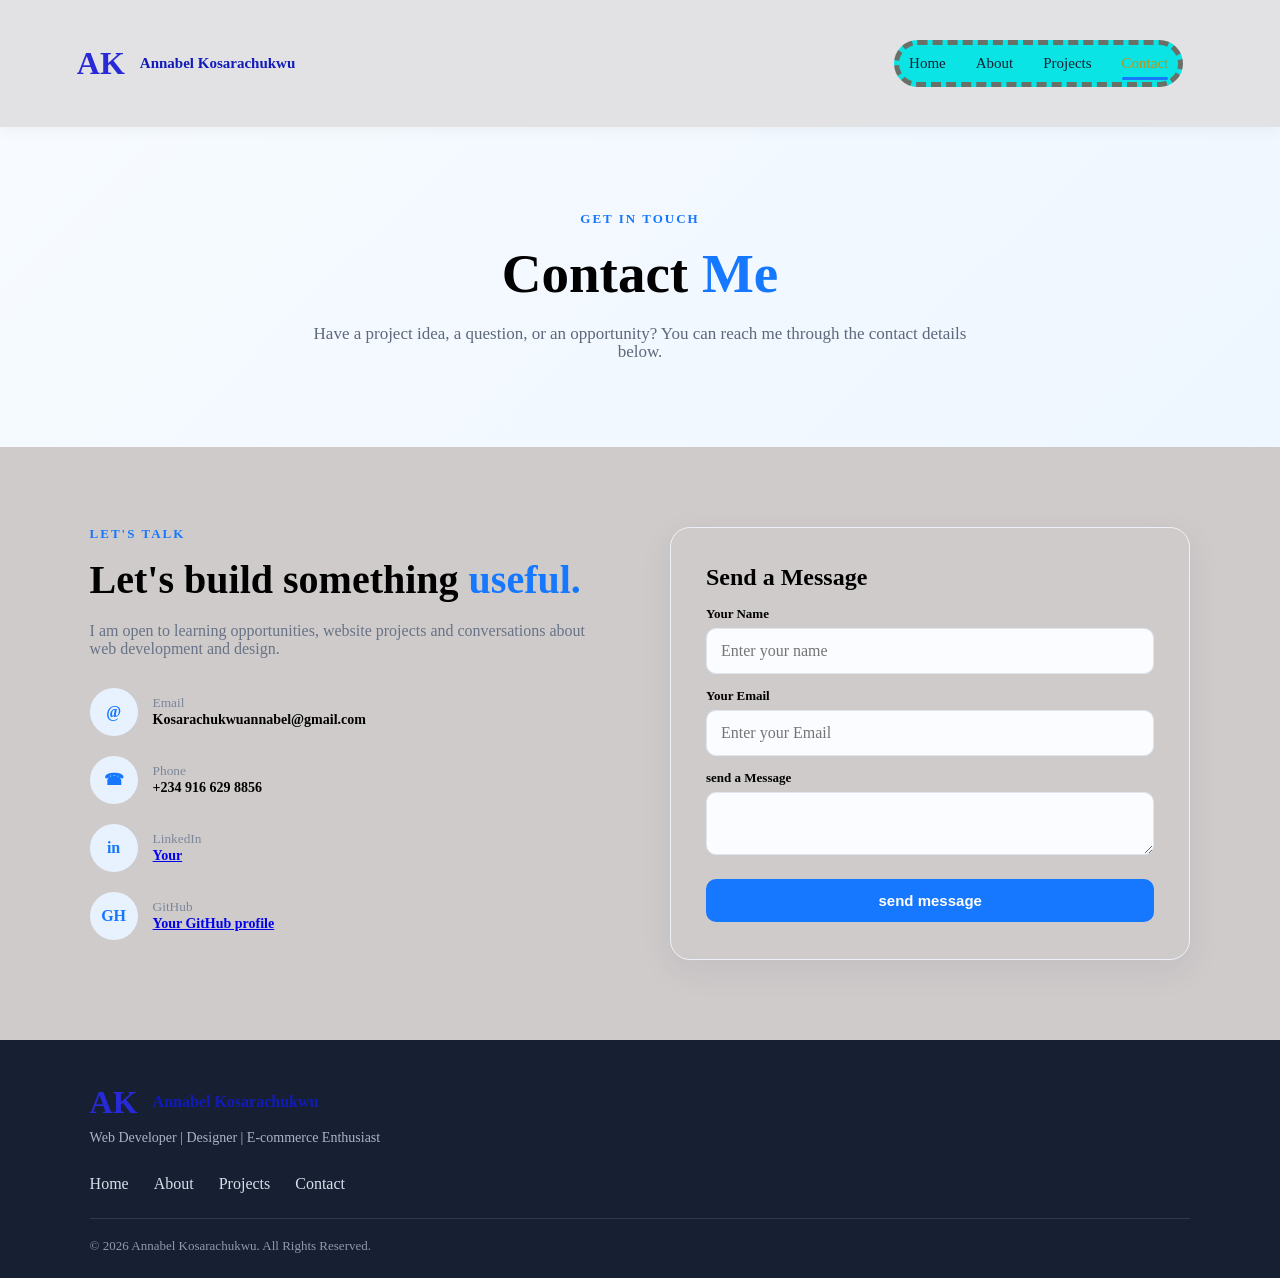
<file: contact.html>
<!DOCTYPE html>
<html lang="en">

<head>
    <meta charset="UTF-8">

    <meta name="viewport"
          content="width=device-width, initial-scale=1.0">

    <title>Contact | Annabel Kosarachukwu</title>

    <link rel="stylesheet"
          href="CSS/style.css">
</head>

<body>

    <!-- Header -->
    <header class="header">

        <a href="index.html" class="logo">
            <span>AK</span>
            <strong>Annabel Kosarachukwu</strong>
        </a>

        <!-- Navigation -->
        <nav class="navbar">

            <a href="index.html">
                Home
            </a>

            <a href="about.html">
                About
            </a>

            <a href="projects.html">
                Projects
            </a>

            <a href="contact.html" class="active">
                Contact
            </a>

        </nav>

    </header>


    <!-- Contact Hero -->
    <section class="page-hero contact-page-hero">

        <p class="section-label">
            GET IN TOUCH
        </p>

        <h1>
            Contact <span>Me</span>
        </h1>

        <p>
            Have a project idea, a question, or an opportunity?
            You can reach me through the contact details below.
        </p>

    </section>


    <!-- Contact Section -->
    <section class="contact-section">

        <!-- Contact Information -->
        <div class="contact-info">

            <p class="section-label">
                LET'S TALK
            </p>

            <h2>
                Let's build something
                <span>useful.</span>
            </h2>

            <p>
                I am open to learning opportunities, website
                projects and conversations about web development
                and design.
            </p>


            <!-- Email -->
            <div class="contact-item">

                <div class="contact-icon">
                    @
                </div>

                <div>

                    <small>
                        Email
                    </small>

                    <strong>
                        Kosarachukwuannabel@gmail.com
                    </strong>

                </div>

            </div>


            <!-- Phone -->
            <div class="contact-item">

                <div class="contact-icon">
                    ☎
                </div>

                <div>

                    <small>
                        Phone
                    </small>

                    <strong>
                        +234 916 629 8856

                    </strong>

                </div>

            </div>


            <!-- LinkedIn -->
            <div class="contact-item">

                <div class="contact-icon">
                    in
                </div>

                <div>

                    <small>LinkedIn</small>

                    
                    <strong>
                        <a href="https://www.LinkedIn.com/in/YOUR-LINKEDIN-USER" target="_blank">Your <link linkedIn profile></a>
                    </strong>

                </div>

            </div>


            <!-- GitHub -->
            <div class="contact-item">

                <div class="contact-icon">
                    GH
                </div>

                <div>

                    <small>GitHub</small>

                    <strong>
                      <a href="https://github.com/Kosarachukwuannabel-svg" target="_blank">Your GitHub profile</a> 
                    </strong>

                </div>

            </div>

        </div>


        <!-- Contact Form -->
        <form class="contact-form"
              id="contactform"
              action="https://formspree.io/f/mrpewyjr"
              method="POST">

            <h2>
                Send a Message
            </h2>

            <label for="name">
                Your Name
            </label>

            <input
                type="text"
                id="name"
                name="name"
                placeholder="Enter your name"
                required
            >

            <label for="email">
                Your Email
            </label>

            <input
                type="email"
                id="email"
                name="email"
                placeholder="Enter your Email"
                required
                >

                 <label for="Message">
                    send a Message
                </label>

                <textarea
                 id="Message"
                 name="message"
                 placeholder="Enter a message"
                 required>
                </textarea>

                 <button type="submit" class="btn primary-btn">
                            send message
                 </button>
            
                 

        </form>

    </section>


    <!-- Footer -->
    <footer class="footer">

        <div class="footer-brand">

            <div class="footer-logo">

                <span>AK</span>

                <strong>
                    Annabel Kosarachukwu
                </strong>

            </div>

            <p>
                Web Developer | Designer | E-commerce Enthusiast
            </p>

        </div>


        <!-- Footer Links -->
        <div class="footer-links">

            <a href="index.html">
                Home
            </a>

            <a href="about.html">
                About
            </a>

            <a href="projects.html">
                Projects
            </a>

            <a href="contact.html">
                Contact
            </a>

        </div>


        <!-- Copyright -->
        <div class="footer-bottom">

            <p>
                © 2026 Annabel Kosarachukwu.
                All Rights Reserved.
            </p>

        </div>

    </footer>


</body>
</html>
</file>
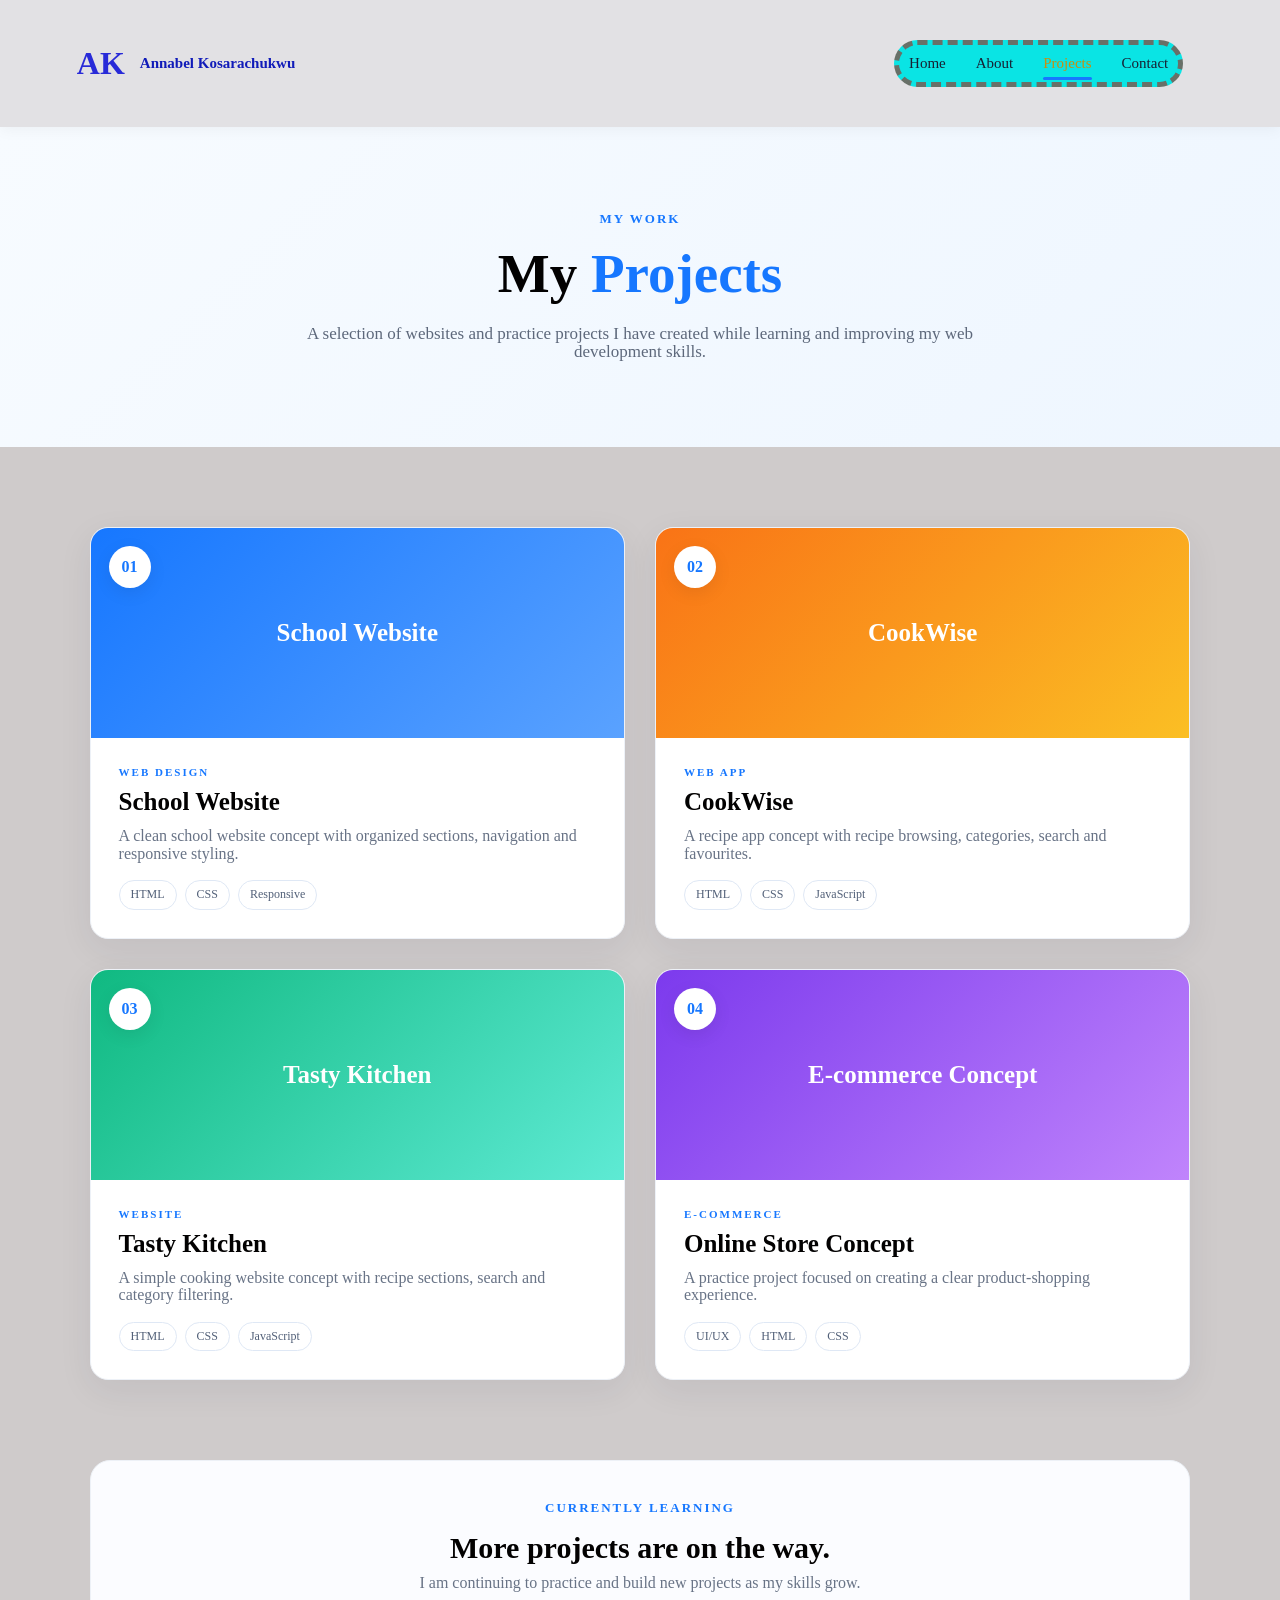
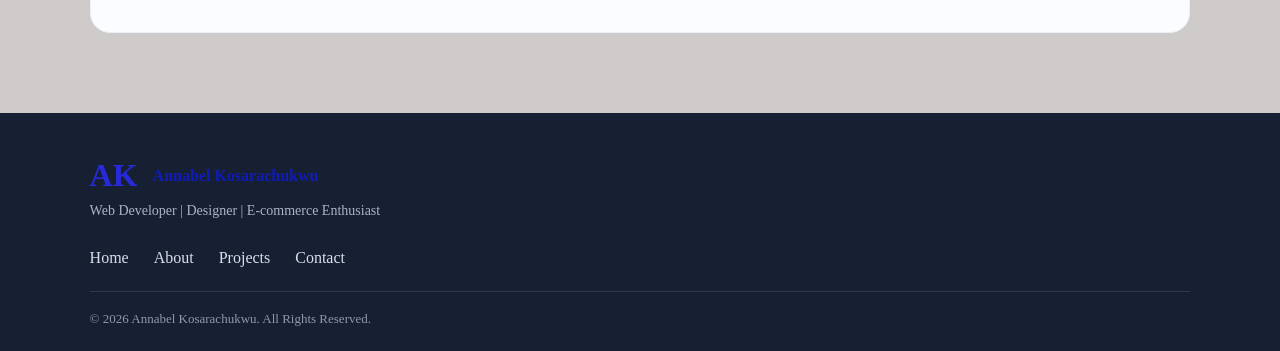
<file: projects.html>
<!DOCTYPE html>
<html lang="en">

<head>
    <meta charset="UTF-8">

    <meta name="viewport"
          content="width=device-width, initial-scale=1.0">

    <title>Projects | Annabel Kosarachukwu</title>

    <link rel="stylesheet"
          href="CSS/style.css">
</head>

<body>

    <!-- Header -->
    <header class="header">

        <a href="index.html" class="logo">
            <span>AK</span>
            <strong>Annabel Kosarachukwu</strong>
        </a>

        <!-- Navigation -->
        <nav class="navbar">

            <a href="index.html">
                Home
            </a>

            <a href="about.html">
                About
            </a>

            <a href="projects.html" class="active">
                Projects
            </a>

            <a href="contact.html">
                Contact
            </a>

        </nav>

    </header>


    <!-- Page Hero -->
    <section class="page-hero">

        <p class="section-label">
            MY WORK
        </p>

        <h1>
            My <span>Projects</span>
        </h1>

        <p>
            A selection of websites and practice projects
            I have created while learning and improving
            my web development skills.
        </p>

    </section>


    <!-- Projects -->
    <section class="projects-section">

        <div class="project-grid">


            <!-- Project 1 -->
            <article class="project-card">

                <div class="project-number">
                    01
                </div>

                <div class="project-visual school-visual">
                    <span>
                        School Website
                    </span>
                </div>

                <div class="project-content">

                    <p class="project-type">
                        WEB DESIGN
                    </p>

                    <h2>
                        School Website
                    </h2>

                    <p>
                        A clean school website concept with
                        organized sections, navigation and
                        responsive styling.
                    </p>

                    <div class="tag-row">

                        <span>HTML</span>
                        <span>CSS</span>
                        <span>Responsive</span>

                    </div>

                </div>

            </article>


            <!-- Project 2 -->
            <article class="project-card">

                <div class="project-number">
                    02
                </div>

                <div class="project-visual food-visual">
                    <span>
                        CookWise
                    </span>
                </div>

                <div class="project-content">

                    <p class="project-type">
                        WEB APP
                    </p>

                    <h2>
                        CookWise
                    </h2>

                    <p>
                        A recipe app concept with recipe
                        browsing, categories, search and
                        favourites.
                    </p>

                    <div class="tag-row">

                        <span>HTML</span>
                        <span>CSS</span>
                        <span>JavaScript</span>

                    </div>

                </div>

            </article>
            <!-- Project 3 -->
            <article class="project-card">

                <div class="project-number">
                    03
                </div>

                <div class="project-visual kitchen-visual">
                    <span>
                        Tasty Kitchen
                    </span>
                </div>

                <div class="project-content">

                    <p class="project-type">
                        WEBSITE
                    </p>

                    <h2>
                        Tasty Kitchen
                    </h2>

                    <p>
                        A simple cooking website concept with
                        recipe sections, search and category
                        filtering.
                    </p>

                    <div class="tag-row">

                        <span>HTML</span>
                        <span>CSS</span>
                        <span>JavaScript</span>

                    </div>

                </div>

            </article>


            <!-- Project 4 -->
            <article class="project-card">

                <div class="project-number">
                    04
                </div>

                <div class="project-visual ecommerce-visual">
                    <span>
                        E-commerce Concept
                    </span>
                </div>

                <div class="project-content">

                    <p class="project-type">
                        E-COMMERCE
                    </p>

                    <h2>
                        Online Store Concept
                    </h2>

                    <p>
                        A practice project focused on creating
                        a clear product-shopping experience.
                    </p>

                    <div class="tag-row">

                        <span>UI/UX</span>
                        <span>HTML</span>
                        <span>CSS</span>

                    </div>

                </div>

            </article>

        </div>

    </section>


    <!-- More Projects -->
    <section class="projects-note">

        <p class="section-label">
            CURRENTLY LEARNING
        </p>

        <h2>
            More projects are on the way.
        </h2>

        <p>
            I am continuing to practice and build new
            projects as my skills grow.
        </p>

    </section>


    <!-- Footer -->
    <footer class="footer">

        <div class="footer-brand">

            <div class="footer-logo">

                <span>AK</span>

                <strong>
                    Annabel Kosarachukwu
                </strong>

            </div>

            <p>
                Web Developer | Designer | E-commerce Enthusiast
            </p>

        </div>


        <!-- Footer Links -->
        <div class="footer-links">

            <a href="index.html">
                Home
            </a>

            <a href="about.html">
                About
            </a>

            <a href="projects.html">
                Projects
            </a>

            <a href="contact.html">
                Contact
            </a>

        </div>


        <!-- Copyright -->
        <div class="footer-bottom">

            <p>
                © 2026 Annabel Kosarachukwu.
                All Rights Reserved.
            </p>

        </div>

    </footer>


</body>
</html>
</file>
<file: CSS/style.css>
* {
    margin: 0;
    padding: 0;
    box-sizing: border-box;
}

html {
    scroll-behavior: smooth;
}

body {
    font-family:   'Arial Narrow bold';  
    background: #cfcbcb;
    color: #020101;
    line-height: 1.1;
}

.header {
    width: 100%;
    padding: 20px 6%;
    background: #e2e1e4;
    display: flex;
    align-items: center;
    justify-content: space-between;
    position: sticky;
    top: 0;
    z-index: 1000;
    box-shadow: 0 2px 15px rgba(0, 0, 0, 0.05);
}

.logo {
    display: flex;
    align-items: center;
    gap: 15px;
    text-decoration: none;
    color: #074de6;
}

.logo span,
.footer-logo span {
    font-size: 32px;
    font-weight: 800;
    color: #282ad8;
}

.logo strong,
.footer-logo strong {
    font-size: 15px;
    color: #101bb9;
}

.navbar {
    background: rgb(10, 228, 228);
    color: #10b981;
    padding: 10px;
    margin: 20px;
    border-radius: 50px;
    border: 5px dashed rgb(104, 112, 104);
    display: flex;
    gap: 30px; 
}
a.hover{
    color: #10b981;
    font-weight:bold;
    font-size: 50px;
}

    


.navbar a {
    color: #172033;
    text-decoration: none;
    font-size: 15px;
    font-weight: 500;
    position: relative;
    transition: 0.3s;
}

.navbar a:hover,
.navbar a.active {
    color: #c98e0f;
}

.navbar a.active::after {
    content: "";
    position: absolute;
    left: 0;
    bottom: -8px;
    width: 100%;
    height: 3px;
    background: #1677ff;
    border-radius: 10px;
}

.section-label {
    color: #1677ff;
    font-size: 13px;
    font-weight: 700;
    letter-spacing: 2px;
    margin-bottom: 15px;
}

h1,
h2,
h3 {
    line-height: 1.2;
}

h1 span,
h2 span {
    color: #1677ff;
}


/* 
   HOME PAGE
 */

.home-hero {
    min-height: 620px;
    padding: 75px 7%;
    display: flex;
    align-items: center;
    justify-content: space-between;
    gap: 60px;
    background: linear-gradient(135deg, #f7fbff, #eef6ff);
}

.home-content {
    max-width: 650px;
}

.home-content h1 {
    font-size: 56px;
    margin-bottom: 25px;
}

.hero-subtitle {
    font-size: 18px;
    color: #526078;
    max-width: 580px;
}

.hero-buttons {
    display: flex;
    gap: 15px;
    margin: 30px 0;
}

.btn {
    display: inline-flex;
    align-items: center;
    justify-content: center;
    padding: 13px 24px;
    border-radius: 10px;
    text-decoration: none;
    font-weight: 700;
    border: 0;
    cursor: pointer;
    font-size: 15px;
    transition: 0.3s;
}

.primary-btn {
    background: #1677ff;
    color: #ffffff;
}

.primary-btn:hover {
    background: #0b5fd1;
    transform: translateY(-3px);
}

.secondary-btn {
    border: 1px solid #1677ff;
    color: #1677ff;
    background: #ffffff;
}

.secondary-btn:hover {
    background: #eaf3ff;
    transform: translateY(-3px);
}

.mini-services {
    display: flex;
    gap: 10px;
    flex-wrap: wrap;
}

.mini-services span,
.tag-row span {
    padding: 7px 11px;
    border-radius: 20px;
    background: #ffffff;
    border: 1px solid #dfe8f5;
    color: #526078;
    font-size: 12px;
}

.home-photo {
    width: 410px;
    height: 440px;
    position: relative;
    display: flex;
    align-items: center;
    justify-content: center;
}

/* .home-photo-bg {
    position: absolute;
    width: 380px;
    height: 380px;
    background: #dcecff;
    border-radius: 45% 55% 60% 40%;
    transform: rotate(-8deg);
} */

.home-photo img {
    position: relative;
    z-index: 2;
    width: 330px;
    height: 400px;
    object-fit: cover;
    border: 7px solid #ffffff;
    border-radius: 50%;
    box-shadow: 0 20px 50px rgba(22, 119, 255, 0.18);
}

.photo-badge {
    position: absolute;
    z-index: 3;
    bottom: 10px;
    right: 0;
    background: #ffffff;
    padding: 13px 18px;
    border-radius: 10px;
    box-shadow: 0 10px 30px rgba(23, 32, 51, 0.12);
    display: flex;
    gap: 8px;
    /* flex-direction: column; */
}

.photo-badge strong {
    color: #1677ff;
}

.photo-badge span {
    font-size: 11px;
    color: #687386;
}


/* WHAT I DO */

.home-services,
.projects-section {
    padding: 80px 7%;
}

.section-heading {
    text-align: center;
    max-width: 700px;
    margin: 0 auto 45px;
}

.section-heading h2 {
    font-size: 38px;
    margin-bottom: 12px;
}

.section-heading>p:last-child {
    color: #687386;
}

.service-grid {
    display: grid;
    grid-template-columns: repeat(3, 1fr);
    gap: 22px;
}

.service-card,
.about-card,
.project-card {
    background: #ffffff;
    border: 1px solid #edf1f7;
    border-radius: 18px;
    box-shadow: 0 10px 35px rgba(23, 32, 51, 0.07);
    transition: 0.3s;
}

.service-card {
    padding: 30px;
}

.service-card:hover,
.about-card:hover,
.project-card:hover {
    transform: translateY(-7px);
    box-shadow: 0 18px 40px rgba(23, 32, 51, 0.12);
}

.service-icon {
    width: 48px;
    height: 48px;
    border-radius: 13px;
    background: #e8f2ff;
    color: #1677ff;
    display: flex;
    align-items: center;
    justify-content: center;
    font-weight: 800;
    margin-bottom: 18px;
}

.service-card h3 {
    font-size: 20px;
    margin-bottom: 10px;
}

.service-card p {
    color: #687386;
}


/* HOME CTA */

.home-cta {
    margin: 10px 7% 80px;
    padding: 42px;
    border-radius: 22px;
    background: linear-gradient(135deg, #aed5d8, #a5c1dd);
    
    display: flex;
    align-items: center;
    justify-content: space-between;
    gap: 30px;
}

.home-cta h2 {
    font-size: 30px;
    margin-bottom: 8px;
}

.home-cta p:last-child {
    color: #596579;
}


/* ABOUT PAGE */

.about-hero {
    min-height: 560px;
    padding: 80px 7%;
    display: flex;
    align-items: center;
    justify-content: space-between;
    gap: 60px;
    background: linear-gradient(135deg, #f7fbff, #eef6ff);
}

.about-intro {
    max-width: 570px;
}

.about-intro h1 {
    font-size: 55px;
    margin-bottom: 20px;
}

.heading-line {
    width: 85px;
    height: 4px;
    background: #1677ff;
    border-radius: 10px;
    margin-bottom: 25px;
}

.intro-text {
    font-size: 17px;
    color: #526078;
    margin-bottom: 15px;
}

.intro-text strong {
    color: #172033;
}

.profile-container {
    width: 430px;
    height: 450px;
    position: relative;
    display: flex;
    justify-content: center;
    align-items: center;
}

.profile-background {
    position: absolute;
    width: 390px;
    height: 390px;
    border-radius: 45% 55% 60% 40%;
    /* transform: rotate(-8deg); */
}

.profile-image {
    width: 360px;
    height: 420px;
    object-fit: cover;
    position: relative;
    z-index: 2;
    border-radius: 45% 45% 50% 50%;
    border: 7px solid #ffffff;
    /* box-shadow: 0 20px 50px rgba(22, 119, 255, 0.18); */
}

.photo-badge strong {
    color: #10b981;
}

.photo-badge span {
    font-size: 12px;
    color: #1e06f5;
}

.social-links {
    display: flex;
    gap: 14px;
    margin-top: 25px;
}

.social-links a {
    width: 42px;
    height: 42px;
    display: flex;
    align-items: center;
    justify-content: center;
    border-radius: 50%;
    background: #1677ff;
    color: #ffffff;
    text-decoration: none;
    font-weight: bold;
}

.about-cards {
    padding: 80px 7%;
    display: grid;
    grid-template-columns: repeat(2, 1fr);
    gap: 30px;
}

.about-card {
    padding: 35px;
}

.card-icon {
    width: 55px;
    height: 55px;
    display: flex;
    align-items: center;
    justify-content: center;
    border-radius: 50%;
    background: #e8f2ff;
    font-size: 23px;
    margin-bottom: 20px;
}

.about-card h2 {
    margin-bottom: 15px;
    font-size: 25px;
}

.about-card p {
    color: #5d687b;
    margin-bottom: 12px;
}


/* SKILLS */

.skills-section {
    padding: 70px 7%;
    background: #fbfcff;
}

.skills-section>h2 {
    font-size: 38px;
    margin-bottom: 40px;
}

.skills-grid {
    display: grid;
    grid-template-columns: repeat(6, 1fr);
    gap: 18px;
}

.skill-card {
    background: #ffffff;
    padding: 25px 15px;
    text-align: center;
    border-radius: 16px;
    box-shadow: 0 8px 25px rgba(23, 32, 51, 0.06);
    border: 1px solid #edf1f7;
    transition: 0.3s;
}

.skill-card:hover {
    transform: translateY(-8px);
}

.skill-icon {
    width: 50px;
    height: 50px;
    margin: 0 auto 15px;
    border-radius: 50%;
    display: flex;
    align-items: center;
    justify-content: center;
    color: #ffffff;
    font-weight: bold;
    font-size: 18px;
}

.html-icon {
    background: #f4511e;
}

.css-icon {
    background: #2196f3;
}

.js-icon {
    background: #f5b800;
}

.ui-icon {
    background: #7c3aed;
}

.web-icon {
    background-color: #10b981;
}

.ecommerce-icon {
    background-color: #ec4899;
}

.skill-card h3 {
    font-size: 16px;
    margin-bottom: px;
}

.skill-card p {
    color: #687386;
    font-size: 13px;

}

/* PROJECTS + PAGE HERO */

.page-hero {
    padding: 85px 7%;
    text-align: center;
    background: linear-gradient(135deg, #f7fbff, #eef6ff);
}

.page-hero h1 {
    font-size: 55px;
    margin-bottom: 18px;
}

.page-hero>p:last-child {
    max-width: 680px;
    margin: auto;
    color: #5d687b;
    font-size: 17px;
}

.project-grid {
    display: grid;
    grid-template-columns: repeat(2, 1fr);
    gap: 30px;
}

.project-card {
    overflow: hidden;
    position: relative;
}

.project-number {
    position: absolute;
    z-index: 2;
    top: 18px;
    left: 18px;
    width: 42px;
    height: 42px;
    border-radius: 50%;
    background: #ffffff;
    color: #1677ff;
    display: flex;
    align-items: center;
    justify-content: center;
    font-weight: 800;
    box-shadow: 0 5px 18px rgba(0, 0, 0, 0.08);
}

.project-visual {
    height: 210px;
    display: flex;
    align-items: center;
    justify-content: center;
    font-size: 25px;
    font-weight: 800;
    color: #ffffff;
}

.school-visual {
    background: linear-gradient(135deg, #1677ff, #5aa2ff);
}

.food-visual {
    background: linear-gradient(135deg, #f97316, #fbbf24);
}

.kitchen-visual {
    background: linear-gradient(135deg, #10b981, #5eead4);
}

.ecommerce-visual {
    background: linear-gradient(135deg, #7c3aed, #c084fc);
}

.project-content {
    padding: 28px;
}

.project-type {
    font-size: 11px;
    letter-spacing: 2px;
    color: #1677ff;
    font-weight: 800;
    margin-bottom: 9px;
}

.project-content h2 {
    font-size: 25px;
    margin-bottom: 10px;
}

.project-content>p:not(.project-type) {
    color: #687386;
    margin-bottom: 18px;
}

.tag-row {
    display: flex;
    gap: 8px;
    flex-wrap: wrap;
}

.projects-note {
    margin: 0 7% 80px;
    padding: 40px;
    text-align: center;
    background: #fbfcff;
    border: 1px solid #edf1f7;
    border-radius: 20px;
}

.projects-note h2 {
    font-size: 30px;
    margin-bottom: 8px;
}

.projects-note p:last-child {
    color: #687386;
}


/* GOAL SECTION */

.goal-section {
    margin: 50px 7% 80px;
    padding: 40px;
    border-radius: 22px;
    background: linear-gradient(135deg, #edf6ff, #f7fbff);
    display: flex;
    align-items: center;
    gap: 25px;
}

.goal-icon {
    width: 65px;
    height: 65px;
    min-width: 65px;
    border-radius: 50%;
    background: #1677ff;
    color: #ffffff;
    display: flex;
    align-items: center;
    justify-content: center;
    font-size: 35px;
}

.goal-section h2 {
    font-size: 30px;
    margin-bottom: 8px;
}

.goal-section p:last-child {
    color: #596579;
}


/* CONTACT */

.contact-section {
    padding: 80px 7%;
    display: grid;
    grid-template-columns: 1fr 1fr;
    gap: 60px;
}

.contact-info h2 {
    font-size: 40px;
    margin-bottom: 18px;
}

.contact-info>p:not(.section-label) {
    color: #687386;
    max-width: 520px;
    margin-bottom: 30px;
}

.contact-item {
    display: flex;
    align-items: center;
    gap: 15px;
    margin: 20px 0;
}

.contact-icon {
    width: 48px;
    height: 48px;
    min-width: 48px;
    border-radius: 50%;
    background: #e8f2ff;
    color: #1677ff;
    display: flex;
    align-items: center;
    justify-content: center;
    font-weight: 800;
}

.contact-item div:last-child {
    display: flex;
    flex-direction: column;
}

.contact-item small {
    color: #7b8799;
    margin-bottom: 2px;
}

.contact-item strong {
    font-size: 14px;
}

/* CONTACT FORM */

.contact-form {
    padding: 35px;
    border: 1px solid #edf1f7;
    border-radius: 20px;
    box-shadow: 0 10px 35px rgba(23, 32, 51, 0.07);
}

.contact-form label {
    font-size: 28px;
    margin-bottom: 25px;
}

.contact-form label {
    display: block;
    font-size: 13px;
    font-weight: 700;
    margin: 15px 0 7px;
}

.contact-form input,
.contact-form textarea {
    width: 100%;
    border: 1px solid #dfe6f0;
    border-radius: 10px;
    padding: 13px 14px;
    font: inherit;
    outline: none;
    background: #fbfcff;
}

.contact-form input:focus,
.contact-form textarea:focus {
    border-color: #1677ff;
    box-shadow: 0 0 0 3px rgba(22, 119, 255, 0.08);
}

.contact-form textarea {
    resize: vertical;
}

.contact-form .btn {
    margin-top: 20px;
    width: 100%;
}


/* FOOTER */

.footer {
    padding: 45px 7% 25px;
    background: #172033;
    color: #ffffff;
}

.footer-brand {
    margin-bottom: 30px;
}

.footer-logo {
    display: flex;
    align-items: center;
    gap: 15px;
    margin-bottom: 10px;
}

.footer-logo strong {
    font-size: 16px;
}

.footer-brand p {
    color: #aab4c5;
    font-size: 14px;
}

.footer-links {
    display: flex;
    gap: 25px;
    margin-bottom: 25px;
}

.footer-links a {
    color: #d8deea;
    text-decoration: none;
    transition: 0.3s;
}

.footer-links a:hover {
    color: #1677ff;
}

.footer-bottom {
    border-top: 1px solid #303a4c;
    padding-top: 20px;
}

.footer-bottom p {
    color: #8e99ab;
    font-size: 13px;
}


/* RESPONSIVE */

@media (max-width: 900px) {

    .header {
        padding: 18px 5%;
    }

    .logo strong {
        display: none;
    }

    .navbar {
        gap: 15px;
    }

    .navbar a {
        font-size: 13px;
    }

    .home-hero,
    .about-hero {
        flex-direction: column;
        text-align: center;
        padding: 60px 5%;
    }

    .home-content,
    .about-intro {
        max-width: 100%;
    }

    .home-content h1,
    .about-intro h1 {
        font-size: 42px;
    }

    .hero-buttons,
    .mini-services,
    .social-links {
        justify-content: center;
    }

    .profile-container {
        width: 330px;
        height: 350px;
    }

    .profile-background {
        width: 300px;
        height: 300px;
    }

    .profile-image {
        width: 280px;
        height: 330px;
    }

    .home-photo {
        width: 330px;
        height: 360px;
    }

    .home-photo-bg {
        width: 300px;
        height: 300px;
    }

    .home-photo img {
        width: 280px;
        height: 330px;
    }

    .photo-badge {
        right: -5px;
    }

    .service-grid {
        grid-template-columns: repeat(2, 1fr);
    }

    .about-cards {
        grid-template-columns: 1fr;
        padding: 60px 5%;
    }

    .skills-section {
        padding: 60px 5%;
    }

    .skills-grid {
        grid-template-columns: repeat(2, 1fr);
    }

    .project-grid,
    .contact-section {
        grid-template-columns: 1fr;
    }

    .projects-section {
        padding: 60px 5%;
    }

    .contact-section {
        padding: 60px 5%;
        gap: 40px;
    }

    .home-cta {
        margin: 40px 5% 60px;
    }

    .goal-section {
        margin: 40px 5% 60px;
        padding: 30px;
        align-items: flex-start;
    }
}


/* SMALL SCREENS */

@media (max-width: 500px) {

    .header {
        flex-direction: column;
        gap: 15px;
    }

    .navbar {
        flex-wrap: wrap;
        justify-content: center;
    }

    .home-content h1,
    .about-intro h1,
    .page-hero h1 {
        font-size: 36px;
    }

    .hero-subtitle,
    .intro-text {
        font-size: 15px;
    }

    .service-grid,
    .skills-grid {
        grid-template-columns: 1fr;
    }

    .home-cta,
    .goal-section {
        flex-direction: column;
        align-items: flex-start;
    }

    .home-photo {
        width: 290px;
        height: 320px;
    }

    .home-photo-bg {
        width: 260px;
        height: 260px;
    }

    .home-photo img {
        width: 245px;
        height: 290px;
    }

    .photo-badge {
        right: -8px;
    }

    .page-hero {
        padding: 60px 5%;
    }

    .page-hero>p:last-child {
        font-size: 15px;
    }

    .project-visual {
        height: 180px;
    }

    .footer-links {
        flex-direction: column;
        gap: 10px;
    }
}
</file>
